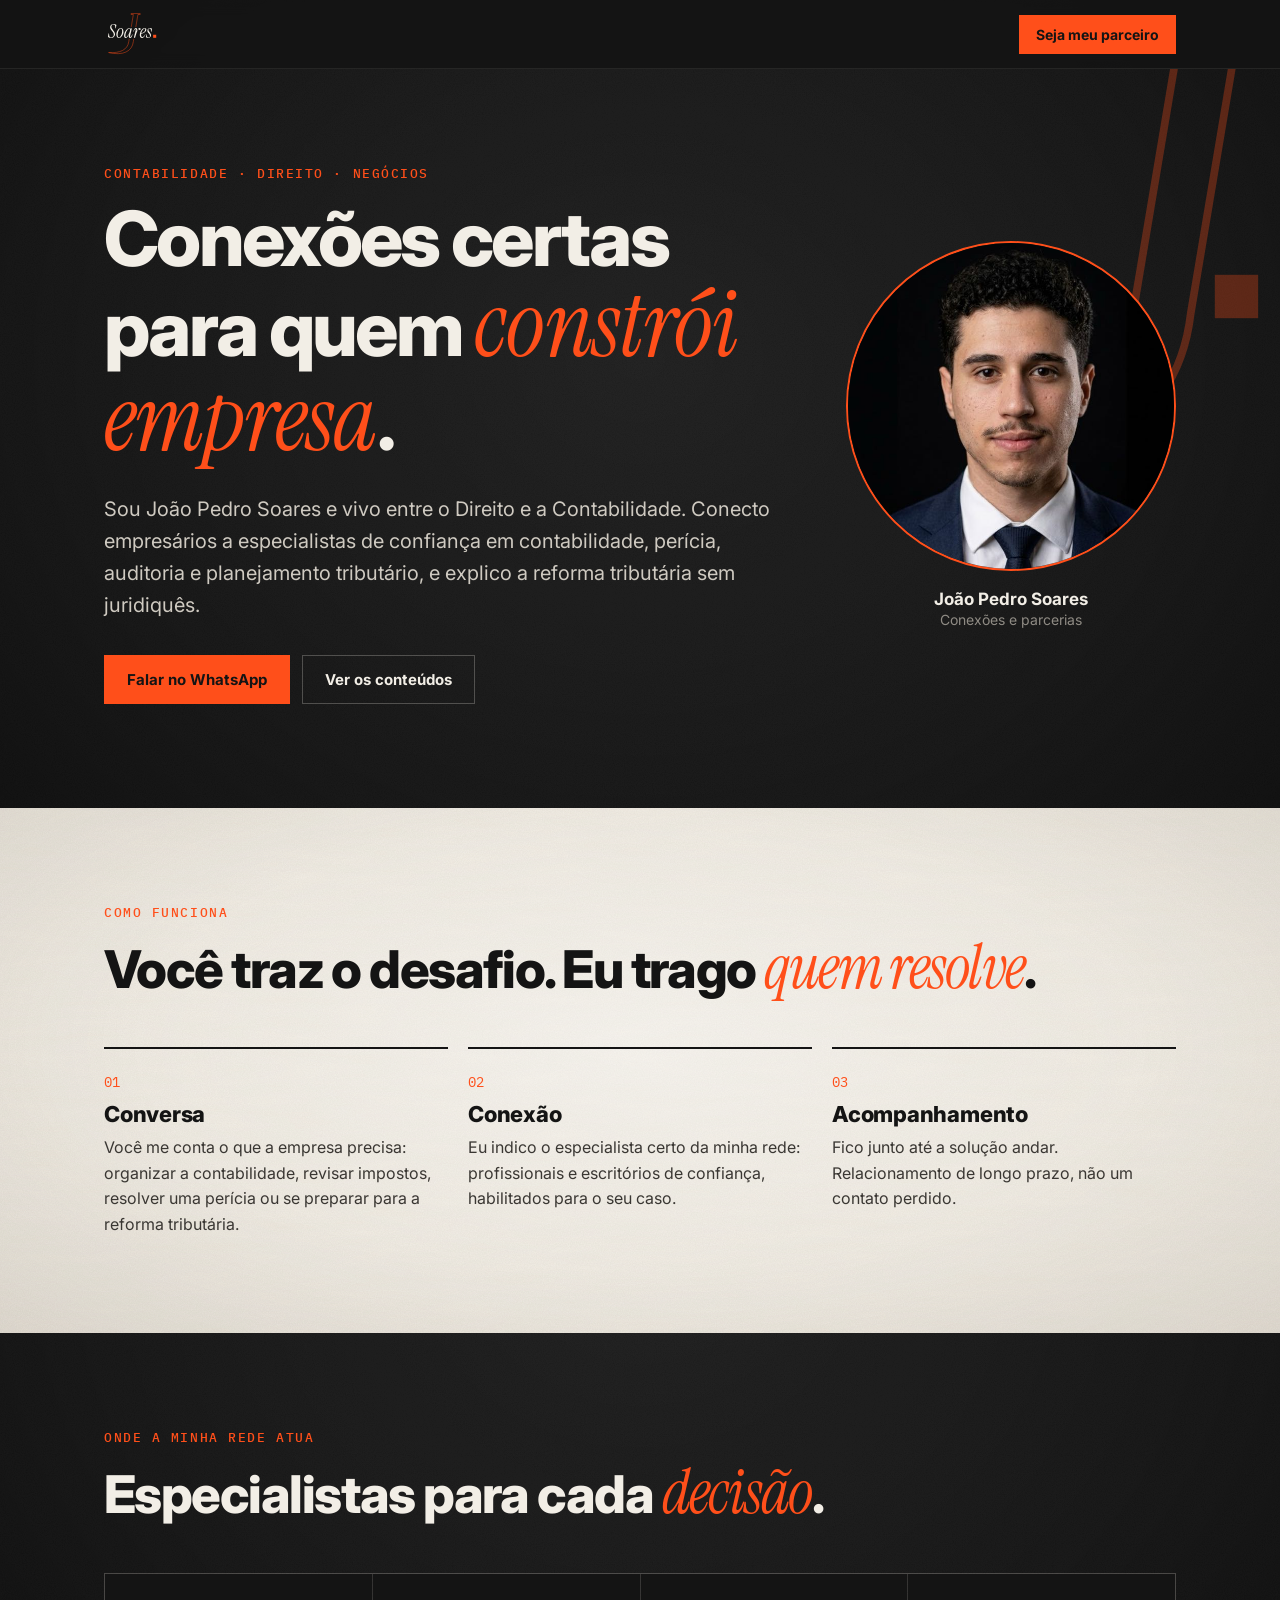
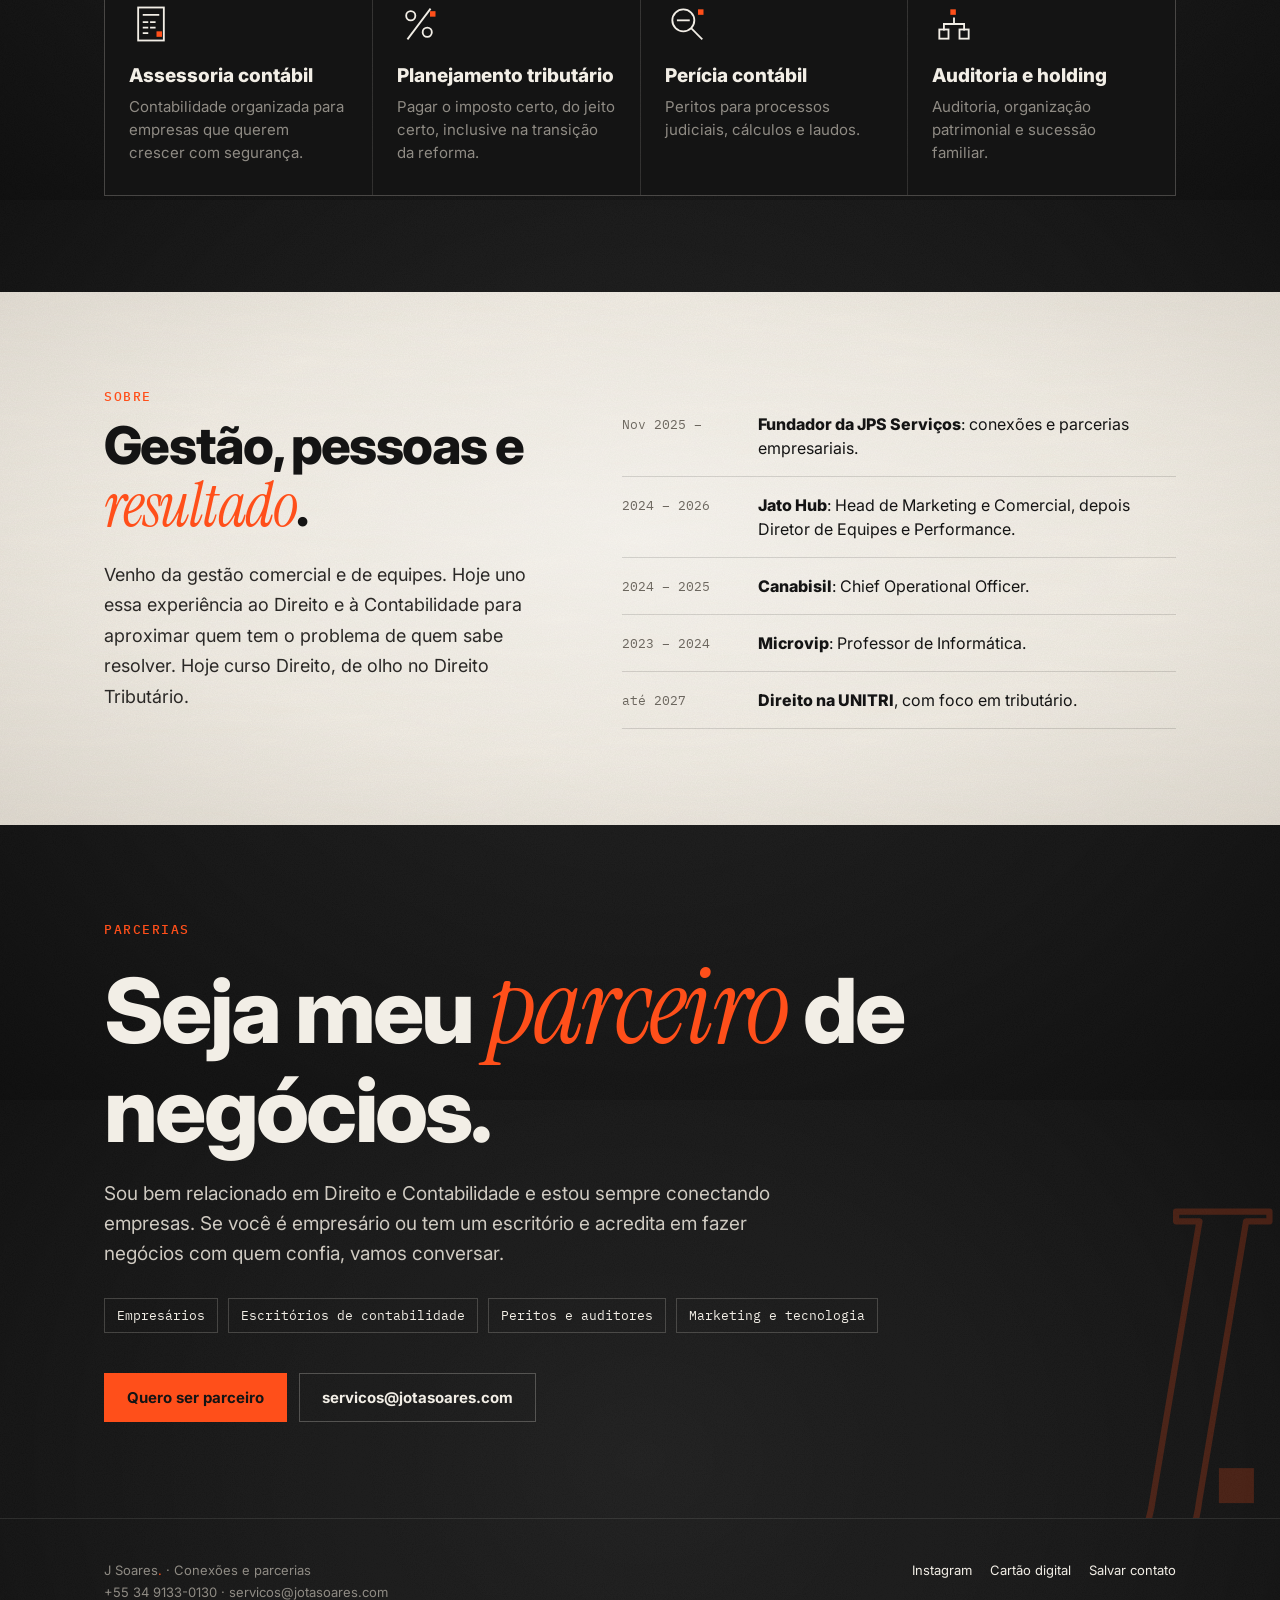
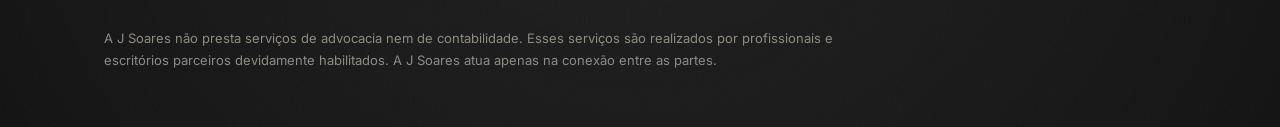
<file: index.html>
<!doctype html>
<html lang="pt-BR">
<head>
<meta charset="utf-8">
<meta name="viewport" content="width=device-width, initial-scale=1">
<title>J Soares · Seja meu parceiro de negócios</title>
<meta name="description" content="João Pedro Soares conecta empresários a especialistas de confiança em contabilidade, perícia, auditoria e planejamento tributário. Seja meu parceiro de negócios.">
<meta property="og:title" content="J Soares · Seja meu parceiro de negócios">
<meta property="og:description" content="Conexões certas para quem constrói empresa: contabilidade, perícia, auditoria e planejamento tributário.">
<meta property="og:image" content="https://jotasoares.com/img/joao-pedro-soares.png">
<meta property="og:url" content="https://jotasoares.com">
<meta name="theme-color" content="#141414">
<link rel="icon" href="favicon.svg" type="image/svg+xml">
<link rel="icon" href="favicon.ico" sizes="32x32">
<link rel="apple-touch-icon" href="img/apple-touch-icon.png">
<link rel="stylesheet" href="css/marca.css">
<style>
  html { scroll-behavior: smooth; }
  body { background: var(--preto); color: var(--papel); }
  a { color: inherit; }
  .wrap { width: 100%; max-width: 1120px; margin: 0 auto; padding: 0 24px; }
  .mono-rot { font-family: var(--f-mono); font-weight: 500; font-size: 13px; letter-spacing: .12em; text-transform: uppercase; color: var(--laranja); }

  /* Topo */
  header { position: sticky; top: 0; z-index: 10; background: rgba(20,20,20,.88); backdrop-filter: blur(8px); border-bottom: 1px solid rgba(242,238,230,.08); }
  header .wrap { display: flex; align-items: center; justify-content: space-between; height: 68px; }
  header img { height: 50px; display: block; }
  .btn { display: inline-flex; align-items: center; gap: 10px; padding: 14px 22px; font-weight: 700; font-size: 15px; text-decoration: none; border: 1px solid transparent; transition: transform .15s, background .15s; }
  .btn:hover { transform: translateY(-1px); }
  .btn-laranja { background: var(--laranja); color: var(--preto); }
  .btn-linha { border-color: rgba(242,238,230,.25); color: var(--papel); }
  .btn-linha:hover { border-color: var(--papel); }
  header .btn { padding: 10px 16px; font-size: 14px; }

  /* Hero */
  .hero { position: relative; overflow: hidden; padding: 96px 0 104px; }
  .hero .j { position: absolute; right: -60px; top: -170px; width: 520px; opacity: .3; pointer-events: none; }
  .hero .wrap { position: relative; display: grid; grid-template-columns: 1.35fr .65fr; gap: 56px; align-items: center; }
  .hero h1 { font-weight: 800; font-size: clamp(40px, 6vw, 76px); letter-spacing: -.035em; line-height: 1.02; margin-top: 18px; }
  .hero h1 .serif { color: var(--laranja); font-size: 1.22em; letter-spacing: -.01em; }
  .hero p.lead { font-size: clamp(17px, 2vw, 20px); line-height: 1.6; color: #CFCAC1; margin-top: 26px; max-width: 34em; }
  .hero .acoes { display: flex; flex-wrap: wrap; gap: 12px; margin-top: 34px; }
  .foto { position: relative; justify-self: end; }
  .foto img { width: 100%; height: auto; max-width: 340px; aspect-ratio: 1; object-fit: cover; border-radius: 50%; border: 2px solid var(--laranja); display: block; }
  .foto .legenda { margin-top: 18px; text-align: center; font-size: 14px; color: var(--cinza-preto); }
  .foto .legenda b { display: block; color: var(--papel); font-size: 17px; margin-bottom: 2px; }

  /* Seções em papel */
  .papel { color: var(--preto); }
  section.bloco { padding: 96px 0; }
  h2 { font-weight: 800; font-size: clamp(32px, 4.4vw, 52px); letter-spacing: -.03em; line-height: 1.05; margin-top: 14px; max-width: 18em; }
  h2 .serif { color: var(--laranja); font-size: 1.18em; }
  .passos { display: grid; grid-template-columns: repeat(3, 1fr); gap: 20px; margin-top: 48px; }
  .passo { border-top: 2px solid var(--preto); padding-top: 22px; }
  .passo .n { font-family: var(--f-mono); color: var(--laranja); font-size: 14px; }
  .passo h3 { font-size: 22px; font-weight: 800; letter-spacing: -.01em; margin: 10px 0 8px; }
  .passo p { font-size: 16px; line-height: 1.6; color: #3A3733; }

  .areas { display: grid; grid-template-columns: repeat(4, 1fr); gap: 1px; margin-top: 48px; background: rgba(242,238,230,.12); border: 1px solid rgba(242,238,230,.12); }
  .area { background: var(--preto); padding: 28px 24px 30px; }
  .area img { width: 44px; height: 44px; display: block; }
  .area h3 { font-size: 19px; font-weight: 800; margin: 18px 0 8px; }
  .area p { font-size: 15px; line-height: 1.55; color: var(--cinza-preto); }

  .sobre .wrap { display: grid; grid-template-columns: .9fr 1.1fr; gap: 64px; align-items: start; }
  .linha-tempo { list-style: none; margin-top: 8px; }
  .linha-tempo li { display: grid; grid-template-columns: 120px 1fr; gap: 16px; padding: 16px 0; border-bottom: 1px solid rgba(20,20,20,.14); font-size: 16px; line-height: 1.5; }
  .linha-tempo .ano { font-family: var(--f-mono); font-size: 13px; color: #6B665E; padding-top: 3px; }
  .linha-tempo b { font-weight: 800; }
  .sobre p.texto { font-size: 18px; line-height: 1.7; color: #2A2826; margin-top: 22px; }

  .parceiro { position: relative; overflow: hidden; text-align: left; }
  .parceiro .j { position: absolute; right: -40px; bottom: -160px; width: 420px; opacity: .22; pointer-events: none; }
  .parceiro .wrap { position: relative; }
  .parceiro h2 { font-size: clamp(42px, 7vw, 92px); max-width: none; }
  .parceiro p { font-size: 19px; line-height: 1.6; color: #CFCAC1; max-width: 38em; margin-top: 22px; }
  .quem { display: flex; flex-wrap: wrap; gap: 10px; margin-top: 28px; }
  .quem span { font-family: var(--f-mono); font-size: 13px; padding: 8px 12px; border: 1px solid rgba(242,238,230,.2); color: var(--papel); }
  .parceiro .acoes { display: flex; flex-wrap: wrap; gap: 12px; margin-top: 40px; }

  footer { border-top: 1px solid rgba(242,238,230,.1); padding: 40px 0 56px; font-size: 13px; color: var(--cinza-preto); line-height: 1.7; }
  footer .wrap { display: grid; grid-template-columns: 1fr auto; gap: 24px; }
  footer nav { display: flex; gap: 18px; flex-wrap: wrap; }
  footer nav a { text-decoration: none; color: var(--papel); }
  footer .aviso { grid-column: 1 / -1; max-width: 60em; }

  @media (max-width: 860px) {
    .hero { padding: 56px 0 72px; }
    .hero .wrap, .sobre .wrap { grid-template-columns: 1fr; gap: 40px; }
    .foto { justify-self: start; } .foto img { max-width: 200px; } .foto .legenda { text-align: left; }
    .hero .j { width: 340px; right: -120px; }
    .passos { grid-template-columns: 1fr; }
    .areas { grid-template-columns: 1fr 1fr; }
    section.bloco { padding: 72px 0; }
    .linha-tempo li { grid-template-columns: 1fr; gap: 2px; }
    footer .wrap { grid-template-columns: 1fr; }
  }
  @media (max-width: 520px) { .areas { grid-template-columns: 1fr; } header img { height: 34px; } }
</style>
</head>
<body class="fundo-preto">

<header>
  <div class="wrap">
    <a href="#topo" aria-label="J Soares, início"><img src="img/logo.svg" alt="J Soares"></a>
    <a class="btn btn-laranja" href="#parceiro">Seja meu parceiro</a>
  </div>
</header>

<main id="topo">
  <section class="hero">
    <img class="j" src="img/simbolo.svg" alt="">
    <div class="wrap">
      <div>
        <div class="mono-rot">Contabilidade · Direito · Negócios</div>
        <h1>Conexões certas para quem <span class="serif">constrói empresa</span>.</h1>
        <p class="lead">Sou João Pedro Soares e vivo entre o Direito e a Contabilidade. Conecto empresários a especialistas de confiança em contabilidade, perícia, auditoria e planejamento tributário, e explico a reforma tributária sem juridiquês.</p>
        <div class="acoes">
          <a class="btn btn-laranja" href="https://wa.me/553491330130?text=Ol%C3%A1%2C%20Jo%C3%A3o%20Pedro!%20Vim%20pelo%20site%20e%20quero%20conversar%20sobre%20uma%20parceria." target="_blank" rel="noopener">Falar no WhatsApp</a>
          <a class="btn btn-linha" href="https://instagram.com/jotaosoares" target="_blank" rel="noopener">Ver os conteúdos</a>
        </div>
      </div>
      <div class="foto">
        <img src="img/joao-pedro-soares.png" alt="João Pedro Soares" width="340" height="340">
        <div class="legenda"><b>João Pedro Soares</b>Conexões e parcerias</div>
      </div>
    </div>
  </section>

  <section class="bloco papel fundo-papel" id="como">
    <div class="wrap">
      <div class="mono-rot">Como funciona</div>
      <h2>Você traz o desafio. Eu trago <span class="serif">quem resolve</span>.</h2>
      <div class="passos">
        <div class="passo"><span class="n">01</span><h3>Conversa</h3><p>Você me conta o que a empresa precisa: organizar a contabilidade, revisar impostos, resolver uma perícia ou se preparar para a reforma tributária.</p></div>
        <div class="passo"><span class="n">02</span><h3>Conexão</h3><p>Eu indico o especialista certo da minha rede: profissionais e escritórios de confiança, habilitados para o seu caso.</p></div>
        <div class="passo"><span class="n">03</span><h3>Acompanhamento</h3><p>Fico junto até a solução andar. Relacionamento de longo prazo, não um contato perdido.</p></div>
      </div>
    </div>
  </section>

  <section class="bloco" id="areas">
    <div class="wrap">
      <div class="mono-rot">Onde a minha rede atua</div>
      <h2>Especialistas para cada <span class="serif">decisão</span>.</h2>
      <div class="areas">
        <div class="area"><img src="img/icones/contabilidade.svg" alt=""><h3>Assessoria contábil</h3><p>Contabilidade organizada para empresas que querem crescer com segurança.</p></div>
        <div class="area"><img src="img/icones/reforma-tributaria.svg" alt=""><h3>Planejamento tributário</h3><p>Pagar o imposto certo, do jeito certo, inclusive na transição da reforma.</p></div>
        <div class="area"><img src="img/icones/pericias.svg" alt=""><h3>Perícia contábil</h3><p>Peritos para processos judiciais, cálculos e laudos.</p></div>
        <div class="area"><img src="img/icones/holding.svg" alt=""><h3>Auditoria e holding</h3><p>Auditoria, organização patrimonial e sucessão familiar.</p></div>
      </div>
    </div>
  </section>

  <section class="bloco papel fundo-papel sobre" id="sobre">
    <div class="wrap">
      <div>
        <div class="mono-rot">Sobre</div>
        <h2>Gestão, pessoas e <span class="serif">resultado</span>.</h2>
        <p class="texto">Venho da gestão comercial e de equipes. Hoje uno essa experiência ao Direito e à Contabilidade para aproximar quem tem o problema de quem sabe resolver. Hoje curso Direito, de olho no Direito Tributário.</p>
      </div>
      <ul class="linha-tempo">
        <li><span class="ano">Nov 2025 –</span><span><b>Fundador da JPS Serviços</b>: conexões e parcerias empresariais.</span></li>
        <li><span class="ano">2024 – 2026</span><span><b>Jato Hub</b>: Head de Marketing e Comercial, depois Diretor de Equipes e Performance.</span></li>
        <li><span class="ano">2024 – 2025</span><span><b>Canabisil</b>: Chief Operational Officer.</span></li>
        <li><span class="ano">2023 – 2024</span><span><b>Microvip</b>: Professor de Informática.</span></li>
        <li><span class="ano">até 2027</span><span><b>Direito na UNITRI</b>, com foco em tributário.</span></li>
      </ul>
    </div>
  </section>

  <section class="bloco parceiro" id="parceiro">
    <img class="j" src="img/simbolo.svg" alt="">
    <div class="wrap">
      <div class="mono-rot">Parcerias</div>
      <h2>Seja meu <span class="serif">parceiro</span> de negócios.</h2>
      <p>Sou bem relacionado em Direito e Contabilidade e estou sempre conectando empresas. Se você é empresário ou tem um escritório e acredita em fazer negócios com quem confia, vamos conversar.</p>
      <div class="quem"><span>Empresários</span><span>Escritórios de contabilidade</span><span>Peritos e auditores</span><span>Marketing e tecnologia</span></div>
      <div class="acoes">
        <a class="btn btn-laranja" href="https://wa.me/553491330130?text=Ol%C3%A1%2C%20Jo%C3%A3o%20Pedro!%20Quero%20ser%20seu%20parceiro%20de%20neg%C3%B3cios." target="_blank" rel="noopener">Quero ser parceiro</a>
        <a class="btn btn-linha" href="mailto:servicos@jotasoares.com?subject=Parceria%20de%20neg%C3%B3cios">servicos@jotasoares.com</a>
      </div>
    </div>
  </section>
</main>

<footer>
  <div class="wrap">
    <div>J Soares<span style="color:var(--laranja)">.</span> · Conexões e parcerias<br>+55 34 9133-0130 · servicos@jotasoares.com</div>
    <nav><a href="https://instagram.com/jotaosoares" target="_blank" rel="noopener">Instagram</a><a href="cartao/">Cartão digital</a><a href="cartao/joao-pedro-soares.vcf">Salvar contato</a></nav>
    <p class="aviso">A J Soares não presta serviços de advocacia nem de contabilidade. Esses serviços são realizados por profissionais e escritórios parceiros devidamente habilitados. A J Soares atua apenas na conexão entre as partes.</p>
  </div>
</footer>

</body>
</html>
</file>
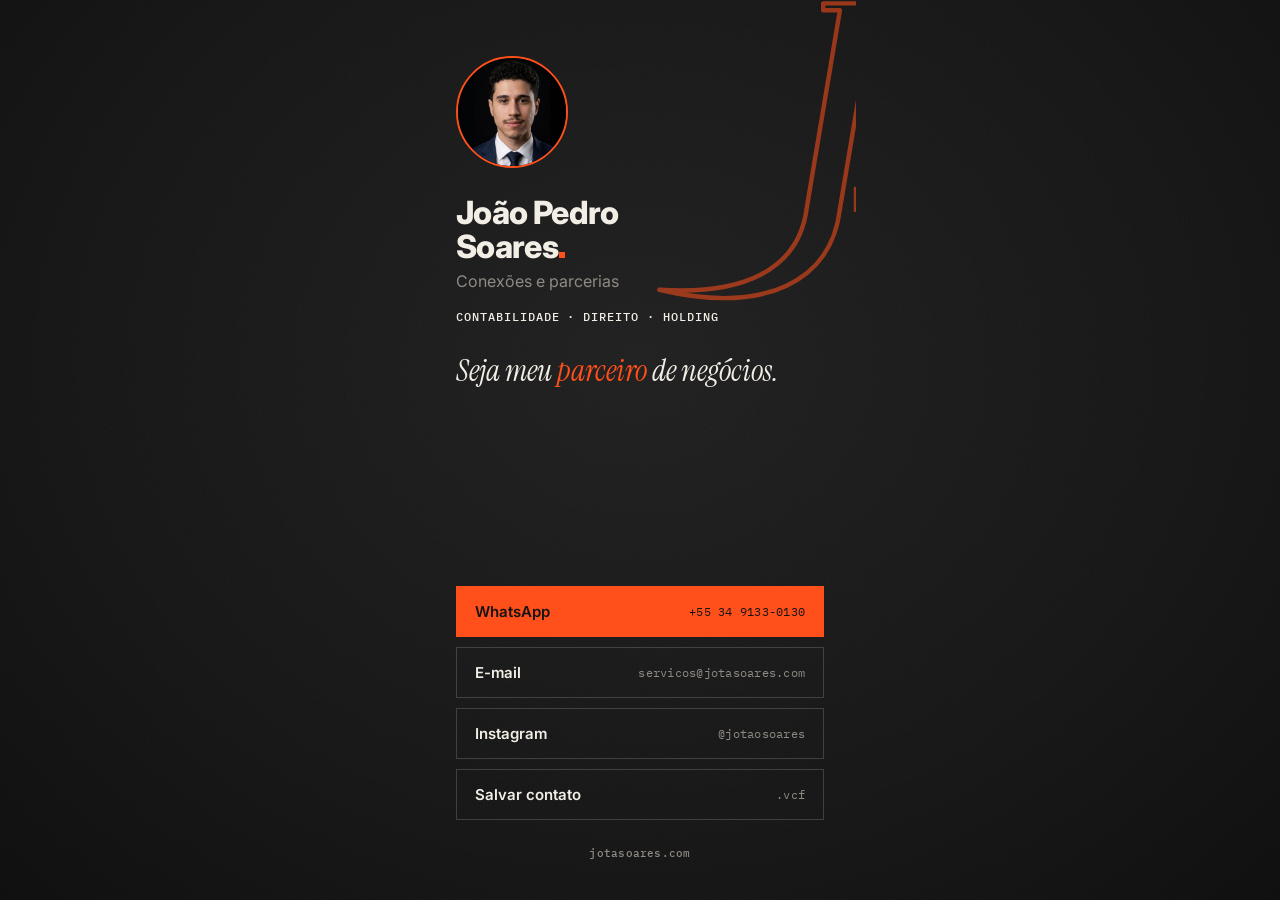
<file: cartao/index.html>
<!doctype html>
<!-- Cartão de visita digital J Soares. Página de celular; vai para jotasoares.com/cartao quando o site existir.
     Também vira imagem (1080x1920) para mandar no WhatsApp. -->
<html lang="pt-BR"><head><meta charset="utf-8">
<meta name="viewport" content="width=device-width, initial-scale=1">
<title>João Pedro Soares · J Soares</title>
<link rel="icon" href="../favicon.svg" type="image/svg+xml">
<link rel="stylesheet" href="../css/marca.css">
<style>
  body { min-height: 100vh; display: flex; justify-content: center; }
  html.exporta { zoom: 2.5; }           /* ?exporta=1 -> imagem 1080x1920 */
  html.exporta body { width: 432px; height: 768px; min-height: 0; overflow: hidden; }
  html.exporta .cartao { height: 768px; }
  .cartao { width: 100%; max-width: 432px; min-height: 768px; padding: 56px 32px 40px; position: relative; overflow: hidden; display: flex; flex-direction: column; }
  .j { position: absolute; right: -70px; top: -30px; width: 300px; opacity: .55; pointer-events: none; }
  .foto { width: 112px; height: 112px; border-radius: 50%; object-fit: cover; border: 2px solid var(--laranja); position: relative; }
  h1 { font-weight: 800; font-size: 32px; letter-spacing: -.02em; line-height: 1.05; margin-top: 28px; position: relative; }
  .cargo { font-size: 16px; color: var(--cinza-preto); margin-top: 8px; }
  .areas { font-size: 12px; text-transform: uppercase; color: var(--papel); margin-top: 18px; letter-spacing: .08em; }
  .frase { font-size: 30px; line-height: 1.1; margin-top: 30px; }
  .botoes { margin-top: auto; padding-top: 36px; display: grid; gap: 10px; }
  .botoes a { display: flex; justify-content: space-between; align-items: center; padding: 15px 18px; border: 1px solid rgba(242,238,230,.18);
              color: var(--papel); text-decoration: none; font-weight: 600; font-size: 15px; }
  .botoes a .mono { font-weight: 400; font-size: 12px; color: var(--cinza-preto); }
  .botoes a.principal { background: var(--laranja); border-color: var(--laranja); color: var(--preto); }
  .botoes a.principal .mono { color: var(--preto); }
  .rodape { margin-top: 26px; font-size: 11px; color: var(--cinza-preto); text-align: center; }
</style></head>
<body class="fundo-preto">
<main class="cartao">
  <img class="j" src="../img/simbolo.svg" alt="">
  <img class="foto" src="../img/joao-pedro-soares.png" alt="João Pedro Soares">
  <h1>João Pedro<br>Soares<span class="ponto"></span></h1>
  <div class="cargo">Conexões e parcerias</div>
  <div class="areas mono">Contabilidade · Direito · Holding</div>
  <div class="frase serif">Seja meu <span class="laranja">parceiro</span> de negócios.</div>
  <nav class="botoes">
    <a class="principal" href="https://wa.me/553491330130">WhatsApp <span class="mono">+55 34 9133-0130</span></a>
    <a href="mailto:servicos@jotasoares.com">E-mail <span class="mono">servicos@jotasoares.com</span></a>
    <a href="https://instagram.com/jotaosoares">Instagram <span class="mono">@jotaosoares</span></a>
    <a href="joao-pedro-soares.vcf" download>Salvar contato <span class="mono">.vcf</span></a>
  </nav>
  <div class="rodape mono">jotasoares.com</div>
</main>
<script>if (new URLSearchParams(location.search).get('exporta')) document.documentElement.classList.add('exporta');</script>
</body></html>
</file>
<file: css/marca.css>
/* J Soares: base comum de todas as peças. Valores de 01-design-system/tokens/tokens.json */
@import url('https://fonts.googleapis.com/css2?family=Inter:wght@400;500;600;800;900&family=Instrument+Serif:ital@0;1&family=IBM+Plex+Mono:wght@400;500&display=block');

:root {
  --preto: #141414;
  --papel: #F2EEE6;
  --laranja: #FF4F1A;
  --cinza-papel: #8A857C;   /* texto secundário sobre papel (derivado: papel escurecido) */
  --cinza-preto: #8F8B84;   /* texto secundário sobre preto */
  --xs: 4px; --sm: 8px; --md: 16px; --lg: 32px; --xl: 64px;
  --f-titulo: 'Inter', sans-serif;
  --f-serif: 'Instrument Serif', serif;
  --f-mono: 'IBM Plex Mono', monospace;
}
* { box-sizing: border-box; margin: 0; padding: 0; }
html, body { width: 100%; height: 100%; }
body { font-family: var(--f-titulo); -webkit-font-smoothing: antialiased; }

/* Texturas foscas: ruído fino (fibra de papel) + vinheta leve */
.fundo-papel {
  background-color: var(--papel);
  background-image:
    radial-gradient(ellipse at 50% 45%, rgba(255,255,255,.35) 0%, rgba(0,0,0,0) 55%, rgba(60,45,25,.10) 100%),
    url("data:image/svg+xml,%3Csvg xmlns='http://www.w3.org/2000/svg' width='300' height='300'%3E%3Cfilter id='n'%3E%3CfeTurbulence type='fractalNoise' baseFrequency='.85' numOctaves='3' stitchTiles='stitch'/%3E%3CfeColorMatrix values='0 0 0 0 .35 0 0 0 0 .3 0 0 0 0 .22 0 0 0 .55 0'/%3E%3C/filter%3E%3Crect width='300' height='300' filter='url(%23n)' opacity='.22'/%3E%3C/svg%3E"),
    url("data:image/svg+xml,%3Csvg xmlns='http://www.w3.org/2000/svg' width='600' height='600'%3E%3Cfilter id='f'%3E%3CfeTurbulence type='fractalNoise' baseFrequency='.012 .09' numOctaves='2' seed='4'/%3E%3CfeColorMatrix values='0 0 0 0 .4 0 0 0 0 .34 0 0 0 0 .25 0 0 0 .5 0'/%3E%3C/filter%3E%3Crect width='600' height='600' filter='url(%23f)' opacity='.10'/%3E%3C/svg%3E");
  color: var(--preto);
}
.fundo-preto {
  background-color: var(--preto);
  background-image:
    radial-gradient(ellipse at 50% 40%, rgba(255,255,255,.045) 0%, rgba(0,0,0,0) 60%, rgba(0,0,0,.35) 100%),
    url("data:image/svg+xml,%3Csvg xmlns='http://www.w3.org/2000/svg' width='300' height='300'%3E%3Cfilter id='n'%3E%3CfeTurbulence type='fractalNoise' baseFrequency='.9' numOctaves='3' stitchTiles='stitch'/%3E%3CfeColorMatrix values='0 0 0 0 1 0 0 0 0 1 0 0 0 0 1 0 0 0 .5 0'/%3E%3C/filter%3E%3Crect width='300' height='300' filter='url(%23n)' opacity='.07'/%3E%3C/svg%3E");
  color: var(--papel);
}
.laranja { color: var(--laranja); }
.serif { font-family: var(--f-serif); font-style: italic; font-weight: 400; }
.mono { font-family: var(--f-mono); font-weight: 500; letter-spacing: .02em; }
.ponto { display: inline-block; width: .16em; height: .16em; background: var(--laranja); vertical-align: baseline; margin-left: .04em; }
</file>
